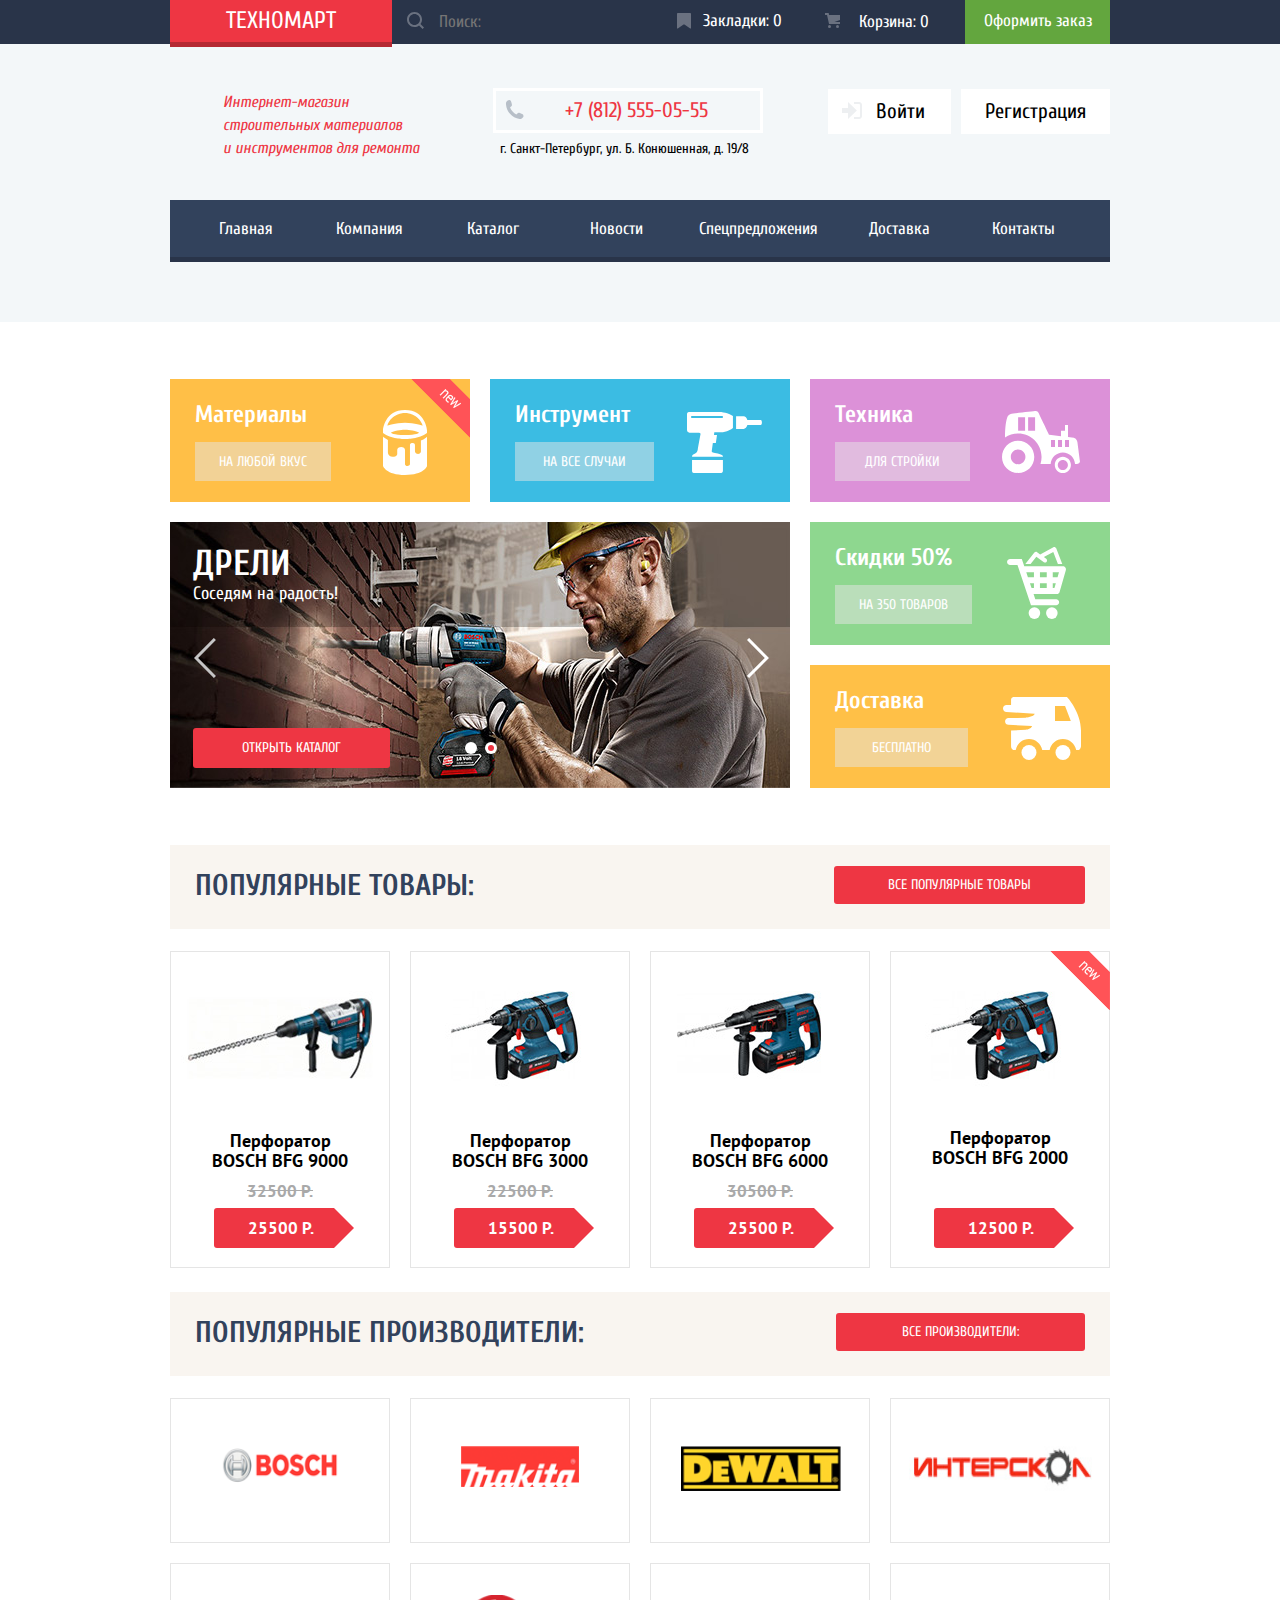
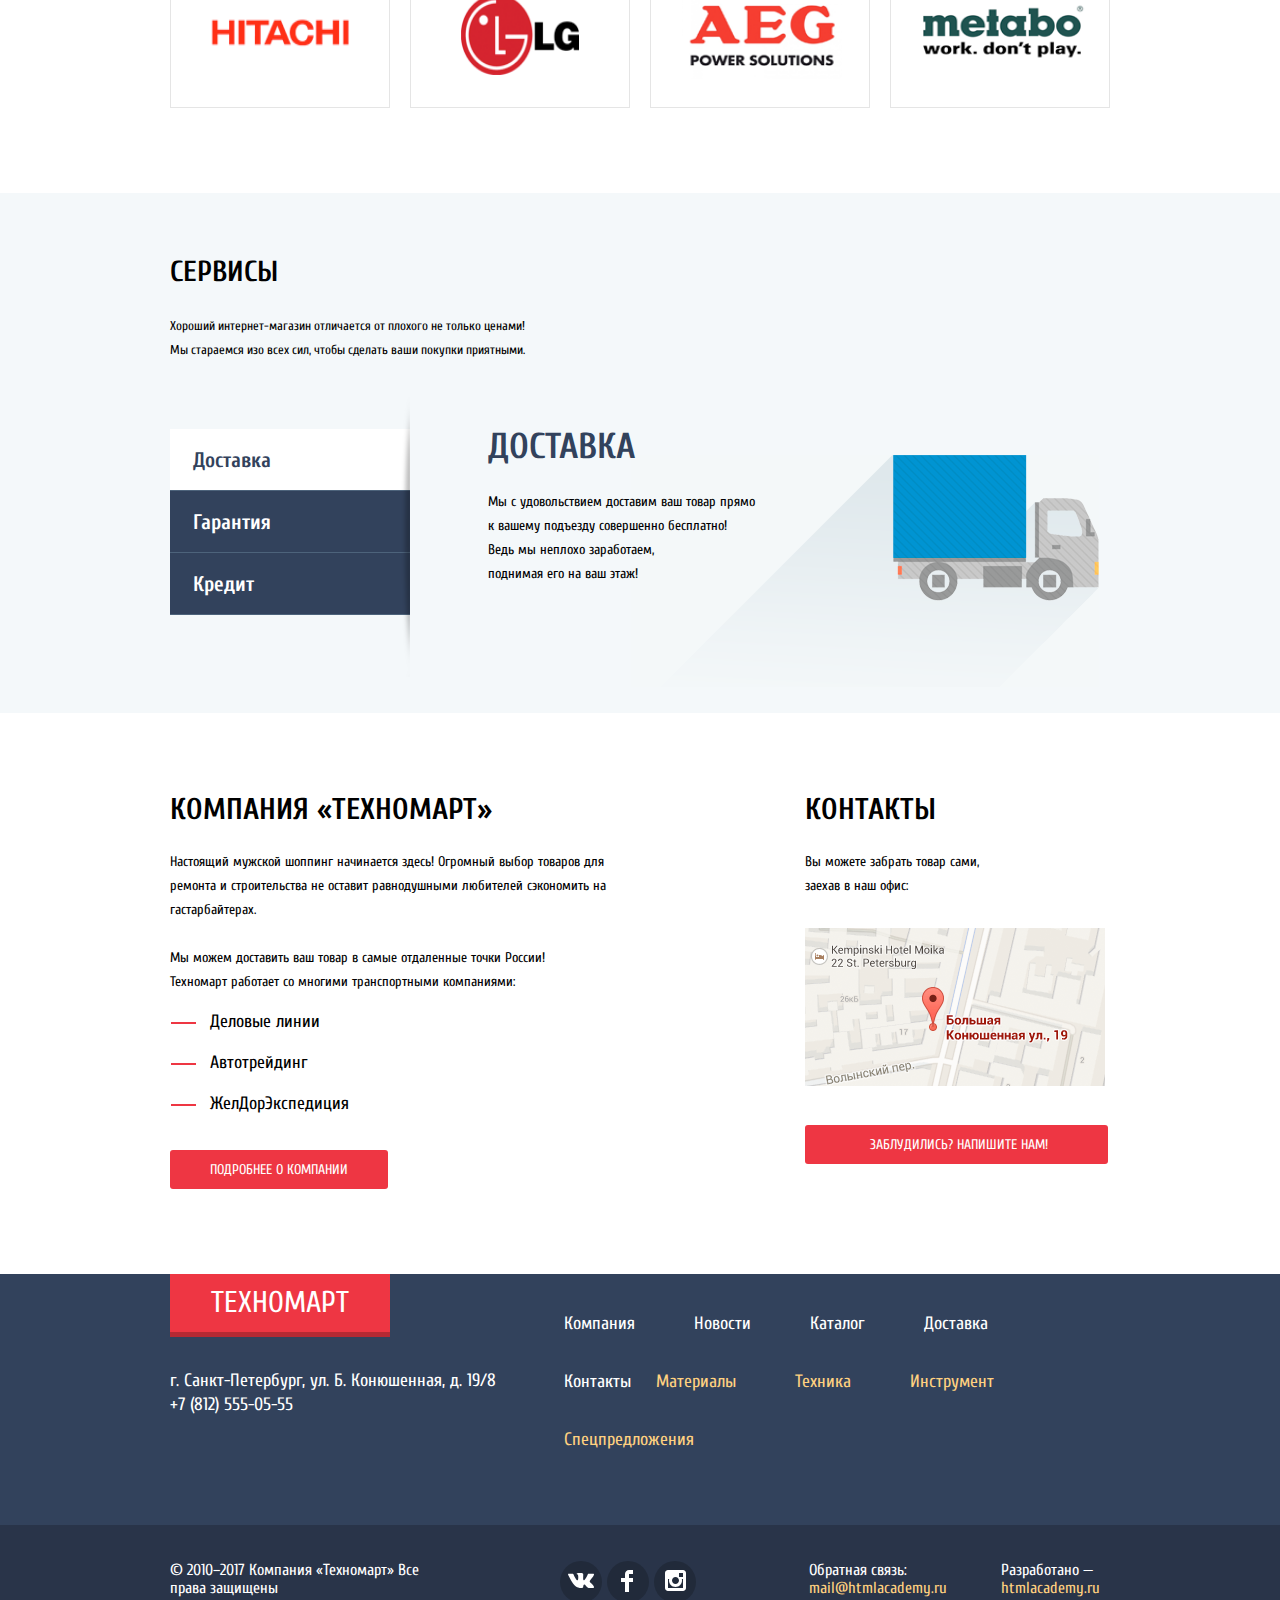
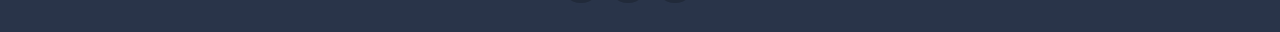
<file: index.html>
<!DOCTYPE html>
 <html lang="ru">

 <head>
   <meta charset="UTF-8">
   <title>Техномарт</title>
   <link href="https://fonts.googleapis.com/css?family=Cuprum:400,400i,700&display=swap&subset=cyrillic" rel="stylesheet">
   <link href="https://fonts.googleapis.com/css?family=PT+Sans:400,700&display=swap&subset=cyrillic" rel="stylesheet">
   <link rel="stylesheet" href="css/normalize.css">
   <link rel="stylesheet" href="css/style.min.css">
 </head>

 <body>
   <header class="main-header">
     <div class="header-top">
       <div class="header-container">
         <div class="menu-left">
           <a class="technomart-logo header-logo">Техномарт</a>
           <form class="header-form" action="https://echo.htmlacademy.ru" method="post" name="main-header-search">
             <input class="header-search" type="search" placeholder="Поиск:" name="header-search" id="header-search">
             <label for="header-search"></label>
           </form>
         </div>
         <div class="menu-right">
           <a class="header-bookmarks" href="#">Закладки: 0</a>
           <a class="header-cart" href="#">Корзина: 0</a>
           <a href="#" class="header-button">Оформить заказ</a>
         </div>
       </div>
     </div>

     <div class="container">
       <div class="header-middle">
         <p class="description">
           Интернет-магазин строительных материалов <br>и инструментов для ремонта
         </p>
         <div class="header-contacts">
           <p class="phone-number">+7 (812) 555-05-55</p>
           <p class="address">г. Санкт-Петербург, ул. Б. Конюшенная, д. 19/8</p>
         </div>
         <ul class="user-navigation">
           <li><a class="login-link" href="#">Войти</a></li>
           <li><a class="regisration-link" href="#">Регистрация</a></li>
         </ul>
       </div>
     </div>
     <div class="container">
       <nav class="header-navigation">
         <ul class="navigation-list">
           <li><a href="#">Главная</a></li>
           <li><a href="#">Компания</a></li>
           <li><a href="catalog.html">Каталог</a></li>
           <li><a href="#">Новости</a></li>
           <li><a href="#">Спецпредложения</a></li>
           <li><a href="#">Доставка</a></li>
           <li><a href="#">Контакты</a></li>
         </ul>
       </nav>
     </div>

   </header>
   <main>
     <section class="features">
       <div class="container">
         <h1 class="visually-hidden">Предложения</h1>
         <ul class="features-list">
           <li class="features-item">
             <h3>Материалы</h3>
             <a href="#">На любой вкус</a>
           </li>
           <li class="features-item">
             <h3>Инструмент</h3>
             <a href="#">НА ВСЕ СЛУЧАИ</a>
           </li>
           <li class="features-item">
             <h3>Техника</h3>
             <a href="#">для стройки</a>
           </li>
           <li class="features-item">

             <ul class="features-slider">
               <li class="slider-item slide-1">

                 <h3>Дрели</h3>
                 <p>Соседям на радость!</p>

               </li>
               <li class="slider-item">
                 <h3>Перфораторы</h3>
                 <p>Настоящие мужские игрушки</p>

               </li>
             </ul>
             <ul class="slider-controls">
               <li class="controls-item">
                 <button class="left-button" type="button"><span class="visually-hidden">Назад</span></button>
               </li>
               <li class="controls-item">
                 <button class="right-button" type="button"><span class="visually-hidden">Вперед</span></button>
               </li>
             </ul>
             <div class="slider-bottom">
               <a class="button" href="catalog.html">ОТКРЫТЬ КАТАЛОГ</a>
               <ul class="slider-buttons">
                 <li>
                   <button class="slider-button" type="button"><span class="visually-hidden">Предыдущий слайд</span></button>
                 </li>
                 <li class="active">
                   <button class="slider-button" type="button"><span class="visually-hidden">Следующий слайд</span></button>
                 </li>
               </ul>
             </div>
           </li>
           <li class="features-item">
             <h3>Скидки 50%</h3>
             <a href="#">На 350 ТОВАРОВ</a>
           </li>
           <li class="features-item">
             <h3>Доставка</h3>
             <a href="#">бесплатно</a>
           </li>
         </ul>
       </div>
     </section>
     <section class="popular-products">
       <div class="container">
         <div class="products-title">
           <h2>Популярные товары:</h2>
           <a class="button" href="#">все поПулярные товары</a>
         </div>
         <ul class="products-list">
           <li class="products-item">
             <div class="action">
               <a class="buy-link" href="#">Купить</a>
               <a class="products-bookmarks" href="#">В закладки</a>
             </div>
             <img src="img/bosch-bfg-9000-img.jpg" alt="Перфоратор BOSCH BFG 9000" width="215" height="140">
             <h3>Перфоратор BOSCH BFG 9000</h3>
             <del>32500 Р.</del>
             <span>25500 Р.</span>
           </li>
           <li class="products-item">
             <div class="action">
               <a class="buy-link" href="#">Купить</a>
               <a class="products-bookmarks" href="#">В закладки</a>
             </div>
             <img src="img/bosch-bfg-3000-img.jpg" alt="Перфоратор BOSCH BFG 3000" width="215" height="140">
             <h3>Перфоратор BOSCH BFG 3000</h3>
             <del>22500 Р.</del>
             <span>15500 Р.</span>
           </li>
           <li class="products-item">
             <div class="action">
               <a class="buy-link" href="#">Купить</a>
               <a class="products-bookmarks" href="#">В закладки</a>
             </div>
             <img src="img/bosch-bfg-6000-img.jpg" alt="Перфоратор BOSCH BFG 6000" width="215" height="140">
             <h3>Перфоратор BOSCH BFG 6000</h3>
             <del>30500 Р.</del>
             <span>25500 Р.</span>
           </li>
           <li class="products-item">
             <div class="action">
               <a class="buy-link" href="#">Купить</a>
               <a class="products-bookmarks" href="#">В закладки</a>
             </div>
             <img src="img/bosch-bfg-3000-img.jpg" alt="Перфоратор BOSCH BFG 2000" width="215" height="140">
             <h3>Перфоратор BOSCH BFG 2000</h3>
             <span>12500 Р.</span>
           </li>
         </ul>
       </div>
     </section>
     <section class="popular-brands">
       <div class="container">
         <div class="brands-title">
           <h2>Популярные ПРОИзводители:</h2>
           <a class="button" href="#">Все производители:</a>
         </div>
         <ul class="brands-list">
           <li class="brands-item">
             <img src="img/bosch-logo.png" alt="BOSCH" width="125" height="40">
           </li>
           <li class="brands-item">
             <img src="img/makita-logo.png" alt="Makita" width="125" height="41">
           </li>
           <li class="brands-item">
             <img src="img/dewalt-logo.png" alt="DeWALT" width="160" height="45">
           </li>
           <li class="brands-item">
             <img src="img/interskol-logo.png" alt="Интерскол" width="183" height="45">
           </li>
           <li class="brands-item">
             <img src="img/hitachi-logo.png" alt="Hitachi" width="163" height="40">
           </li>
           <li class="brands-item">
             <img src="img/lg-logo.png" alt="LG" width="125" height="80">
           </li>
           <li class="brands-item">
             <img src="img/aeg-logo.png" alt="AEG" width="160" height="90">
           </li>
           <li class="brands-item">
             <img src="img/metabo-logo.png" alt="Metabo" width="214" height="65">
           </li>
         </ul>
       </div>
     </section>
     <section class="service">
       <div class="container">
         <h2 class="visually-hidden">Сервисы</h2>

         <div class="service-top">
           <h3>Сервисы</h3>
           <p>Хороший интернет-магазин отличается от плохого не только ценами!
             Мы стараемся изо всех сил, чтобы сделать ваши покупки приятными.</p>
         </div>
         <div class="service-slider">
           <ul class="service-controls">
             <li class="service-item">
               <a class="service-link service-active" href="#">Доставка</a>
             </li>
             <li class="service-item">
               <a class="service-link" href="#">Гарантия</a>
             </li>
             <li class="service-item">
               <a class="service-link" href="#">Кредит</a>
             </li>
           </ul>
           <ul class="service-values">
             <li class="values-item values-active">
               <h2>Доставка</h2>
               <p>Мы с удовольствием доставим ваш товар прямо
                 к вашему подъезду совершенно бесплатно!<br>
                 Ведь мы неплохо заработаем,<br> поднимая его на ваш этаж!</p>
             </li>
             <li class="values-item">
               <h2>Гарантия</h2>
               <p>Если купленный у нас товар поломается или заискрит,<br>
                 а также в случае пожара, спровоцированного его возгаранием,<br> вы всегда можете быть уверены в нашей гарантии. Мы обменяем<br>сгоревший товар на новый.<br>
                 Дом уж восстановите как-нибудь сами.</p>
             </li>
             <li class="values-item">
               <h2>Кредит</h2>
               <p>Залезть в долговую яму стало проще!<br>
                 Кредитные консультанты придут вам на помощь.</p>
               <a class="button" href="#">Отправить заявку</a>
             </li>
           </ul>
         </div>
       </div>
     </section>
     <div class="container">
       <section class="contacts">
         <div class=contacts-left>
           <h2>КОМПАНИЯ «Техномарт»</h2>
           <p>Настоящий мужской шоппинг начинается здесь! Огромный выбор товаров для ремонта и строительства не оставит равнодушными любителей сэкономить на гастарбайтерах.</p>
           <p>Мы можем доставить ваш товар в самые отдаленные точки России!
             Техномарт работает со многими транспортными компаниями: </p>
           <ul class="contacts-list">
             <li class="contacts-item">Деловые линии</li>
             <li class="contacts-item">Автотрейдинг</li>
             <li class="contacts-item">ЖелДорЭкспедиция</li>
           </ul>
           <a class="button" href="#">Подробнее о компании</a>
         </div>
         <div class="contacts-right">
           <h2>КОНТАКТЫ</h2>
           <p>Вы можете забрать товар сами,
             заехав в наш офис:</p>
           <a class="map-preview" href="#">
             <img src="img/map-preview-img.png" alt="Карта" width="300" height="158">
           </a>
           <a href="#" class="button write-link">Заблудились? НапиШИТЕ НАМ!</a>
         </div>
       </section>
     </div>
   </main>
   <footer class="main-footer">
     <div class="container">
       <div class="footer-top">
         <div class="footer-left">
           <a class="technomart-logo footer-logo">Техномарт</a>
           <p>г. Санкт-Петербург, ул. Б. Конюшенная, д. 19/8
             +7 (812) 555-05-55</p>
         </div>
         <ul class="footer-navigation">
           <li class="footer-item">
             <a href="#">Компания</a>
           </li>
           <li class="footer-item">
             <a href="#">Новости</a>
           </li>
           <li class="footer-item">
             <a href="catalog.html">Каталог</a>
           </li>
           <li class="footer-item">
             <a href="#">Доставка</a>
           </li>
           <li class="footer-item">
             <a href="#">Контакты</a>
           </li>
           <li class="footer-item">
             <a href="#">Материалы</a>
           </li>
           <li class="footer-item">
             <a href="#">Техника</a>
           </li>
           <li class="footer-item">
             <a href="#">Инструмент</a>
           </li>
           <li class="footer-item">
             <a href="#">Спецпредложения</a>
           </li>
         </ul>
       </div>
     </div>
     <div class="footer-container">
       <div class="container">
         <div class="footer-bottom">
           <p class="footer-copyright">
             © 2010–2017 Компания «Техномарт»
             Все права защищены
           </p>

           <ul class="social-buttons">
             <li class="social-item">
               <a class="social-button" href="#">
                 <span class="visually-hidden">Vkontakte</span>

               </a></li>
             <li class="social-item">
               <a class="social-button" href="#">
                 <span class="visually-hidden">Facebook</span>

               </a>
             </li>
             <li class="social-item">
               <a class="social-button" href="#"><span class="visually-hidden">Instagram</span></a>

             </li>
           </ul>

           <div class="footer-contacts">
             <div>
               <p>Обратная связь:</p>
               <a href="">mail@htmlacademy.ru</a>
             </div>
             <div>
               <p>Разработано —</p>
               <a href="">htmlacademy.ru</a>
             </div>
           </div>

         </div>
       </div>
     </div>
   </footer>

   <section class="write-us-modal">
     <h2 class="visually-hidden">Напишите нам</h2>
     <form class="write-us-form" action="https://echo.htmlacademy.ru" method="post">
       <div class="write-us-content">
         <div class="write-us-container">
           <p class="write-us-item">
             <label for="write-us-name">Ваше имя:</label>
             <input type="text" name="write-us-name" id="write-us-name" placeholder="Представьтесь, пожалуйста">
           </p>
           <p class="write-us-item">
             <label for="write-us-email">Ваш e-mail:</label>
             <input type="text" name="write-us-email" id="write-us-email" placeholder="Для отправки ответа">
           </p>
         </div>
         <p class="write-us-item">
           <label for="write-us-text">Текст письма:</label>
           <textarea name="write-us-text" id="write-us-text" cols="30" rows="10" placeholder="В свободной форме"></textarea>
         </p>
       </div>
       <div class="button-container">
         <button class="button" type="submit">Отправить</button>
       </div>
     </form>
     <button class="modal-close" type="button">
       <span class="visually-hidden">Закрыть</span>
     </button>
   </section>
   <section class="map-modal">
     <iframe
       src="https://www.google.com/maps/embed?pb=!1m18!1m12!1m3!1d1998.5989424124202!2d30.32089461617356!3d59.93879686904788!2m3!1f0!2f0!3f0!3m2!1i1024!2i768!4f13.1!3m3!1m2!1s0x4696310fca5ba729%3A0xea9c53d4493c879f!2z0JHQvtC70YzRiNCw0Y8g0JrQvtC90Y7RiNC10L3QvdCw0Y8g0YPQuy4sIDE5LCDQodCw0L3QutGCLdCf0LXRgtC10YDQsdGD0YDQsywgMTkxMTg2!5e0!3m2!1sru!2sru!4v1584690149430!5m2!1sru!2sru"
       width="940" height="446" frameborder="0" style="border:0;" allowfullscreen="" aria-hidden="false" tabindex="0"></iframe>
     <!--<img src="img/map-img.jpg" alt="ул.Большая Конюшенная, 19" width="940" height="448">-->
     <button class="map-close" type="button">
       <span class="visually-hidden">Закрыть</span>
     </button>
   </section>
   <section class="cart-modal">
     <h2>Товар добавлен в корзину!</h2>
     <button class="cart-close" type="button">
       <span class="visually-hidden">Закрыть</span>
     </button>
     <div class="cart-bottom">
       <a href="#" class="button">Оформить заказ</a>
       <a href="#" class="button cancel-button">Продолжить покупки</a>
     </div>
   </section>
   <script src="js/write-us-modal.min.js"></script>
   <script src="js/map-modal.min.js"></script>
   <script src="js/cart-modal.min.js"></script>
   <script src="js/slider.min.js"></script>
   <script src="js/service-slider.min.js"></script>
 </body>

 </html>
</file>
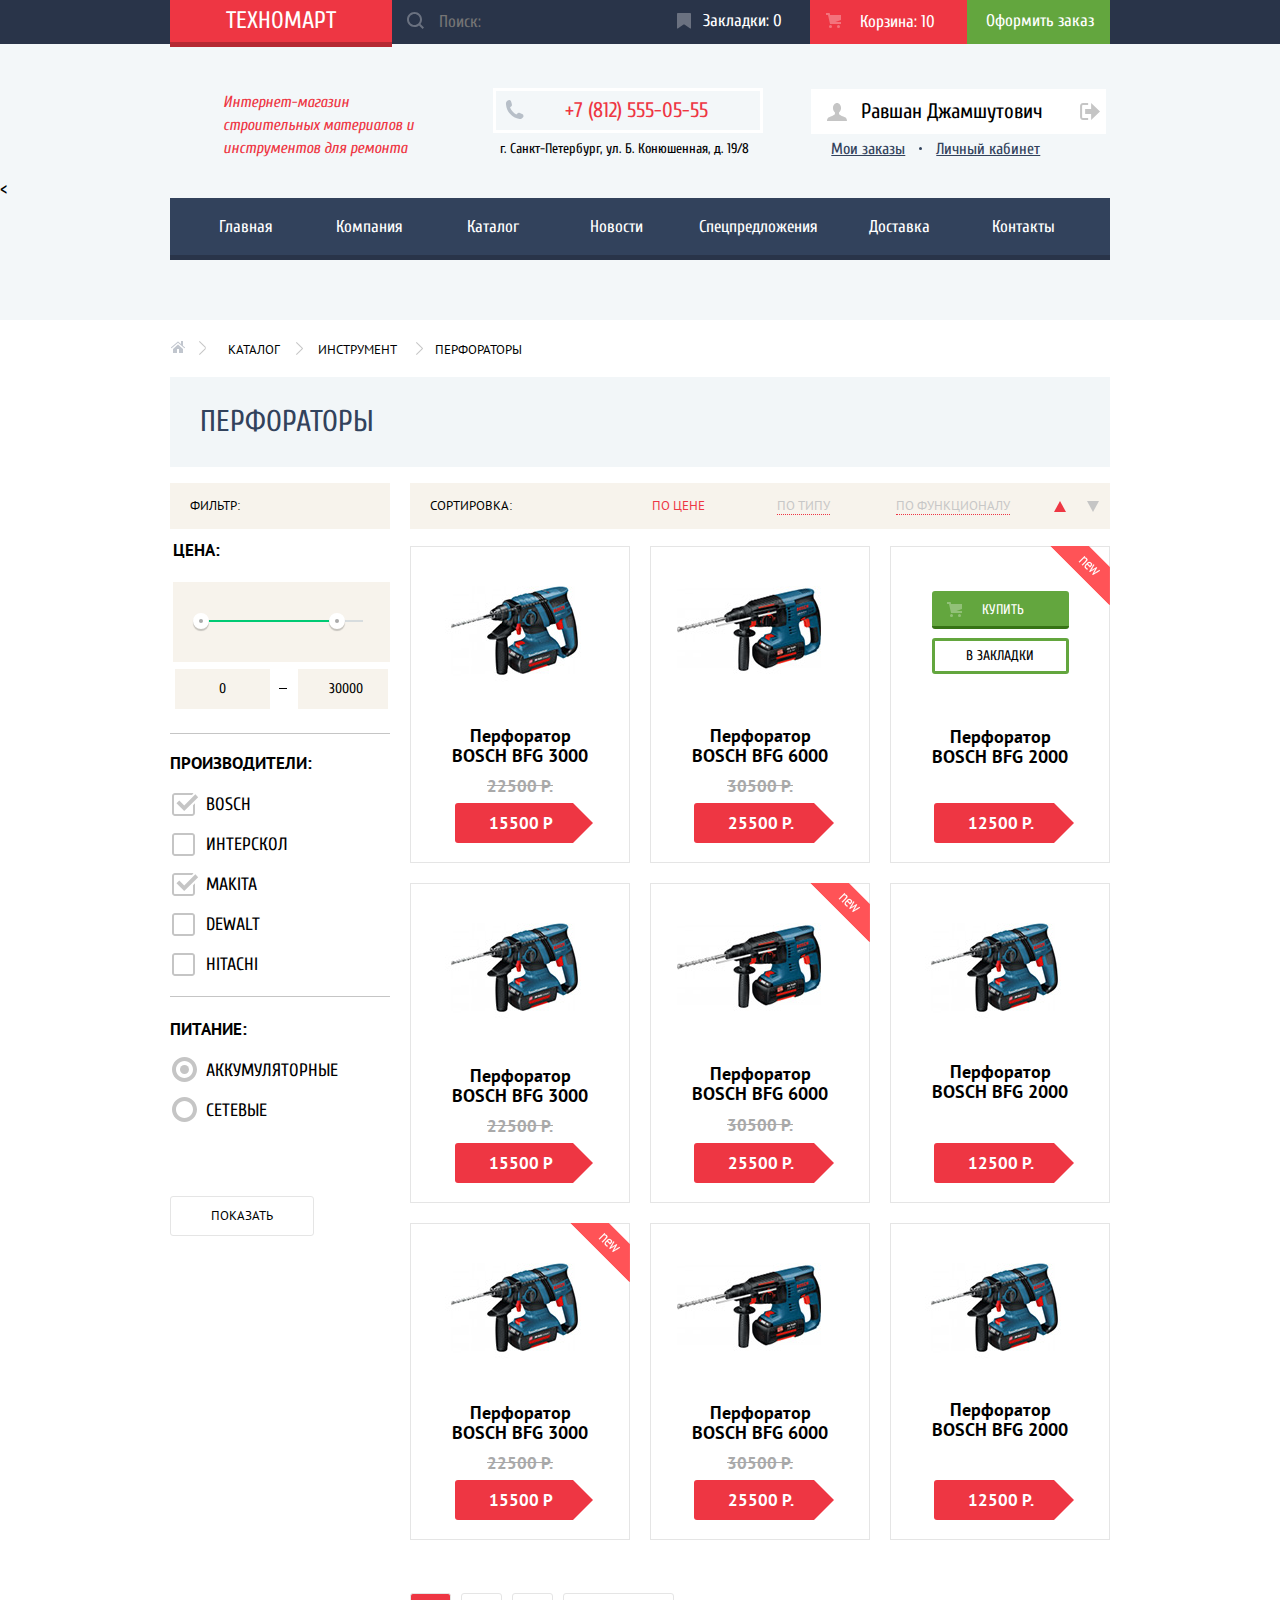
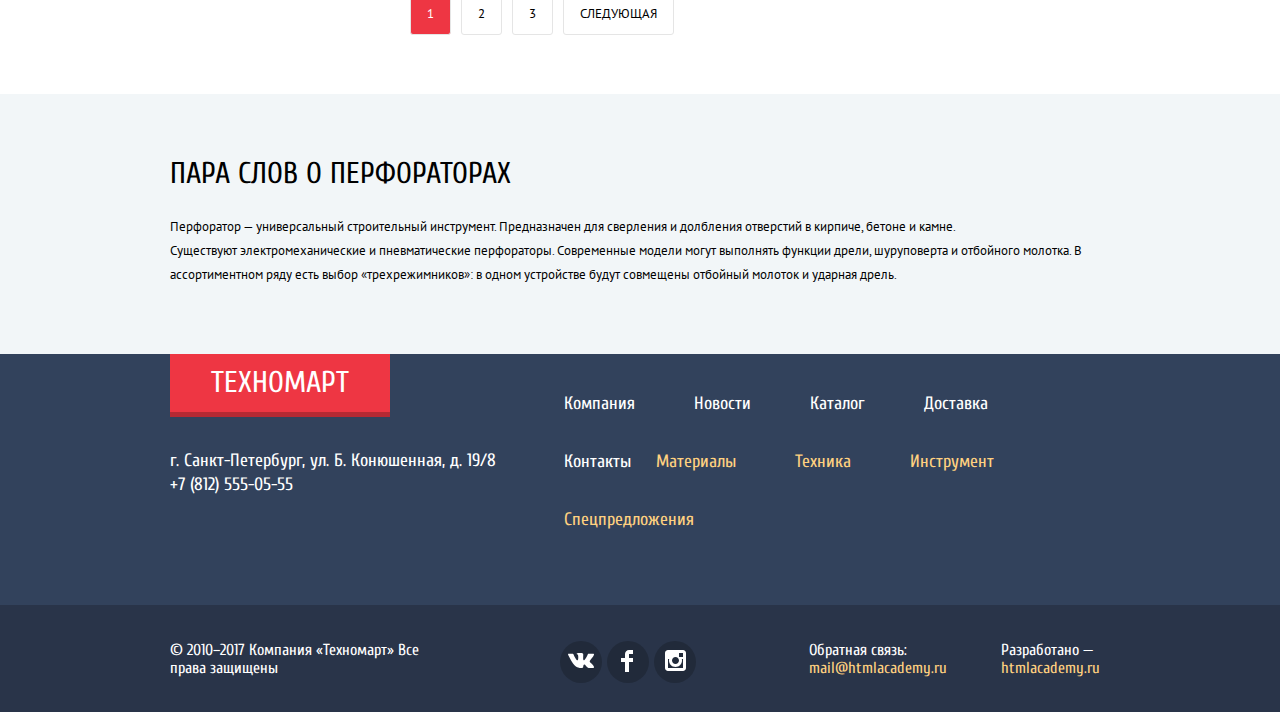
<file: catalog.html>
<!DOCTYPE html>
<html lang="ru">

<head>
  <meta charset="UTF-8">
  <title>Техномарт: Каталог товаров</title>
  <link href="https://fonts.googleapis.com/css?family=Cuprum:400,400i,700&display=swap&subset=cyrillic" rel="stylesheet">
  <link href="https://fonts.googleapis.com/css?family=PT+Sans:400,700&display=swap&subset=cyrillic" rel="stylesheet">
  <link rel="stylesheet" href="css/normalize.css">
  <link rel="stylesheet" href="css/style.min.css">
</head>

<body>
  <header class="main-header catalog-header">
    <div class="header-top">
      <div class="header-container">
        <a class="technomart-logo header-logo" href="index.html">Техномарт</a>
        <form class="header-form" action="https://echo.htmlacademy.ru" method="post" name="main-header-search">
          <input class="header-search" type="search" placeholder="Поиск:" name="header-search" id="header-search">
          <label for="header-search"></label>
        </form>
        <a class="header-bookmarks" href="#">Закладки: 0</a>
        <a class="header-cart catalog-cart" href="#">Корзина: 10</a>
        <a href="#" class="header-button">Оформить заказ</a>
      </div>
    </div>
    <div class="container">
      <div class="header-middle">
        <p class="description">
          Интернет-магазин строительных материалов и инструментов для ремонта
        </p>
        <div class="header-contacts catalog-contacts">
          <p class="phone-number">+7 (812) 555-05-55</p>
          <p class="address">г. Санкт-Петербург, ул. Б. Конюшенная, д. 19/8</p>
        </div>
        <div class="cabinet-container">
          <ul class="user-navigation catalog-navigation">
            <li>
              <a class="user-link" href="#">Равшан Джамшутович</a>
            </li>
          </ul>
          <ul class="user-cabinet">
            <li class="cabinet-item">
              <a href="">Мои заказы</a>
            </li>
            <li class="cabinet-item">
              <a href="">Личный кабинет</a>
            </li>
          </ul>
        </div>
      </div>
    </div>
    <<div class="container">
      <nav class="header-navigation">
        <ul class="navigation-list">
          <li><a href="index.html">Главная</a></li>
          <li><a href="#">Компания</a></li>
          <li><a href="#">Каталог</a></li>
          <li><a href="#">Новости</a></li>
          <li><a href="#">Спецпредложения</a></li>
          <li><a href="#">Доставка</a></li>
          <li><a href="#">Контакты</a></li>
        </ul>
      </nav>
      </div>
  </header>
  <main>
    <div class="container">
      <ul class="breadcrumbs">
        <li>
          <span class="visually-hidden">Главная</span>
        </li>
        <li>Каталог</li>
        <li>Инструмент</li>
        <li>Перфораторы</li>
      </ul>
      <div class="catalog-title">
        <h1>ПЕРФОРАТОРЫ</h1>
      </div>
    </div>
    <div class="catalog-container">
      <section class="catalog-filters">
        <h2>Фильтр:</h2>
        <form class="filters-form" action="https://echo.htmlacademy.ru" method="post">

          <div class="filter-range">
            <h3>Цена:</h3>

            <div class="range-controls">
              <div class="scale">
                <div class="bar"></div>
              </div>
              <div class="range-toggle range-toggle-min"></div>
              <div class="range-toggle range-toggle-max"></div>
            </div>

            <div class="price-controls">
              <label class="min-price"><input type="text" name="min-price" value="0"></label>
              <label class="max-price"><input type="text" name="max-price" value="30000"></label>
            </div>
          </div>

          <fieldset>
            <legend>ПРОИЗВОДИТЕЛИ:</legend>
            <ul>
              <li>

                <label for="bosch-checkbox">
                  <input type="checkbox" id="bosch-checkbox" name="bosch-checkbox" checked>
                  <span class="checkbox-indicator"></span>
                  BOSCH
                </label>
              </li>
              <li>
                <label for="interskol-checkbox">
                  <input type="checkbox" id="interskol-checkbox" name="interskol-checkbox">
                  <span class="checkbox-indicator"></span>
                  ИНТЕРСКОЛ
                </label>
              </li>
              <li>
                <label for="makita-checkbox">
                  <input type="checkbox" id="makita-checkbox" name="makita-checkbox" checked>
                  <span class="checkbox-indicator"></span>
                  MAKIta
                </label>
              </li>
              <li>
                <label for="dewalt-checkbox">
                  <input type="checkbox" id="dewalt-checkbox" name="dewalt-checkbox">
                  <span class="checkbox-indicator"></span>
                  Dewalt
                </label>
              </li>
              <li>
                <label for="hitachi-checkbox">
                  <input type="checkbox" id="hitachi-checkbox" name="hitachi-checkbox">
                  <span class="checkbox-indicator"></span>
                  Hitachi
                </label>
              </li>
            </ul>
          </fieldset>
          <fieldset>
            <legend>Питание:</legend>
            <ul>
              <li>
                <label for="battery-radio">
                  <input type="radio" id="battery-radio" name="power-group" checked>
                  <span class="radio-indicator"></span>
                  Аккумуляторные
                </label>
              </li>
              <li>
                <label for="power-radio">
                  <input type="radio" id="power-radio" name="power-group">
                  <span class="radio-indicator"></span>
                  Сетевые
                </label>
              </li>
            </ul>
          </fieldset>
          <button class="filters-button" type="submit" name="filters-button">Показать</button>
        </form>

      </section>
      <section class="catalog">
        <h2 class="visually-hidden">Каталог товаров</h2>
        <div class="sorting-menu">
          <span>СОРТИРОВКА:</span>
          <ul class="sorting-list">
            <li>
              <a class="sorting-active" href="#">ПО ЦЕНЕ</a>
            </li>
            <li>
              <a href="#">ПО ТИПУ</a>
            </li>
            <li>
              <a href="#">ПО ФУНКЦИОНАЛУ</a>
            </li>
          </ul>
          <ul class="sorting-buttons">
            <li class="sorting-button">
              <span class="sorting-active"></span>
            </li>
            <li class="sorting-button">
              <span></span>
            </li>
          </ul>
        </div>
        <ul class="catalog-list products-list">
          <li class="catalog-item products-item">
            <div class="action">
              <a class="buy-link" href="#">Купить</a>
              <a class="products-bookmarks" href="#">В закладки</a>
            </div>
            <img src="img/bosch-bfg-3000-img.jpg" alt="Перфоратор BOSCH BFG 3000" width="215" height="140">
            <h3>Перфоратор BOSCH BFG 3000</h3>
            <del>22500 Р.</del>
            <span>15500 Р</span>
          </li>
          <li class="catalog-item products-item">
            <div class="action">
              <a class="buy-link" href="#">Купить</a>
              <a class="products-bookmarks" href="#">В закладки</a>
            </div>
            <img src="img/bosch-bfg-6000-img.jpg" alt="Перфоратор BOSCH BFG 6000" width="215" height="140">
            <h3>Перфоратор BOSCH BFG 6000</h3>
            <del>30500 Р.</del>
            <span>25500 Р.</span>
          </li>
          <li class="catalog-item catalog-active products-item">
            <div class="action">
              <a class="buy-link" href="#">Купить</a>
              <a class="products-bookmarks" href="#">В закладки</a>
            </div>
            <img src="img/bosch-bfg-3000-img.jpg" alt="Перфоратор BOSCH BFG 2000" width="215" height="140">
            <h3>Перфоратор BOSCH BFG 2000</h3>
            <span>12500 Р.</span>
          </li>
          <li class="catalog-item products-item">
            <div class="action">
              <a class="buy-link" href="#">Купить</a>
              <a class="products-bookmarks" href="#">В закладки</a>
            </div>
            <img src="img/bosch-bfg-3000-img.jpg" alt="Перфоратор BOSCH BFG 3000" width="215" height="140">
            <h3>Перфоратор BOSCH BFG 3000</h3>
            <del>22500 Р.</del>
            <span>15500 Р</span>
          </li>
          <li class="catalog-item products-item">
            <div class="action">
              <a class="buy-link" href="#">Купить</a>
              <a class="products-bookmarks" href="#">В закладки</a>
            </div>
            <img src="img/bosch-bfg-6000-img.jpg" alt="Перфоратор BOSCH BFG 6000" width="215" height="140">
            <h3>Перфоратор BOSCH BFG 6000</h3>
            <del>30500 Р.</del>
            <span>25500 Р.</span>
          </li>
          <li class="catalog-item products-item">
            <div class="action">
              <a class="buy-link" href="#">Купить</a>
              <a class="products-bookmarks" href="#">В закладки</a>
            </div>
            <img src="img/bosch-bfg-3000-img.jpg" alt="Перфоратор BOSCH BFG 2000" width="215" height="140">
            <h3>Перфоратор BOSCH BFG 2000</h3>
            <span>12500 Р.</span>
          </li>
          <li class="catalog-item products-item">
            <div class="action">
              <a class="buy-link" href="#">Купить</a>
              <a class="products-bookmarks" href="#">В закладки</a>
            </div>
            <img src="img/bosch-bfg-3000-img.jpg" alt="Перфоратор BOSCH BFG 3000" width="215" height="140">
            <h3>Перфоратор BOSCH BFG 3000</h3>
            <del>22500 Р.</del>
            <span>15500 Р</span>
          </li>
          <li class="catalog-item products-item">
            <div class="action">
              <a class="buy-link" href="#">Купить</a>
              <a class="products-bookmarks" href="#">В закладки</a>
            </div>
            <img src="img/bosch-bfg-6000-img.jpg" alt="Перфоратор BOSCH BFG 6000" width="215" height="140">
            <h3>Перфоратор BOSCH BFG 6000</h3>
            <del>30500 Р.</del>
            <span>25500 Р.</span>
          </li>
          <li class="catalog-item products-item">
            <div class="action">
              <a class="buy-link" href="#">Купить</a>
              <a class="products-bookmarks" href="#">В закладки</a>
            </div>
            <img src="img/bosch-bfg-3000-img.jpg" alt="Перфоратор BOSCH BFG 2000" width="215" height="140">
            <h3>Перфоратор BOSCH BFG 2000</h3>
            <span>12500 Р.</span>
          </li>
        </ul>
        <ul class="pagination-list">
          <li class="pagination-item pagination-active">
            <a href="#">1</a>
          </li>
          <li class="pagination-item">
            <a href="#">2</a>
          </li>
          <li class="pagination-item">
            <a href="#">3</a>
          </li>
          <li class="pagination-item">
            <a href="#">Следующая</a>
          </li>
        </ul>
      </section>
    </div>

    <section class="perforators-description">
      <div class="container">
        <h2>ПАРА СЛОВ О ПЕРФОРАТОРАХ</h2>
        <p>Перфоратор — универсальный строительный инструмент. Предназначен для сверления и долбления отверстий в кирпиче, бетоне и камне.<br>
          Существуют электромеханические и пневматические перфораторы. Современные модели могут выполнять функции дрели, шуруповерта и отбойного молотка. В ассортиментном ряду есть выбор «трехрежимников»: в одном устройстве будут совмещены отбойный
          молоток и ударная дрель.</p>
      </div>
    </section>

  </main>
  <footer class="main-footer">
    <div class="container">
      <div class="footer-top">
        <div class="footer-left">
          <a class="technomart-logo footer-logo">Техномарт</a>
          <p>г. Санкт-Петербург, ул. Б. Конюшенная, д. 19/8
            +7 (812) 555-05-55</p>
        </div>
        <ul class="footer-navigation">
          <li class="footer-item">
            <a href="#">Компания</a>
          </li>
          <li class="footer-item">
            <a href="#">Новости</a>
          </li>
          <li class="footer-item">
            <a href="#">Каталог</a>
          </li>
          <li class="footer-item">
            <a href="#">Доставка</a>
          </li>
          <li class="footer-item">
            <a href="#">Контакты</a>
          </li>
          <li class="footer-item">
            <a href="#">Материалы</a>
          </li>
          <li class="footer-item">
            <a href="#">Техника</a>
          </li>
          <li class="footer-item">
            <a href="#">Инструмент</a>
          </li>
          <li class="footer-item">
            <a href="#">Спецпредложения</a>
          </li>
        </ul>
      </div>
    </div>
    <div class="footer-container">
      <div class="container">
        <div class="footer-bottom">
          <p class="footer-copyright">
            © 2010–2017 Компания «Техномарт»
            Все права защищены
          </p>

          <ul class="social-buttons">
            <li class="social-item">
              <a class="social-button" href="#">
                <span class="visually-hidden">Vkontakte</span>

              </a></li>
            <li class="social-item">
              <a class="social-button" href="#">
                <span class="visually-hidden">Facebook</span>

              </a>
            </li>
            <li class="social-item">
              <a class="social-button" href="#"><span class="visually-hidden">Instagram</span></a>

            </li>
          </ul>

          <div class="footer-contacts">
            <div>
              <p>Обратная связь:</p>
              <a href="">mail@htmlacademy.ru</a>
            </div>
            <div>
              <p>Разработано —</p>
              <a href="">htmlacademy.ru</a>
            </div>
          </div>

        </div>
      </div>
    </div>
  </footer>

  <section class="cart-modal">
    <h2>Товар добавлен в корзину!</h2>
    <button class="cart-close" type="button">
      <span class="visually-hidden">Закрыть</span>
    </button>
    <div class="cart-bottom">
      <a href="#" class="button">Оформить заказ</a>
      <a href="#" class="button cancel-button">Продолжить покупки</a>
    </div>
  </section>
  <script src="js/cart-modal.js"> </script>
</body>

</html>
</file>
<file: css/style.min.css>
body{margin:0;padding:0;font-family:"Cuprum","Arial",sans-serif;font-size:18px;line-height:18px;font-weight:400}*{-webkit-box-sizing:border-box;box-sizing:border-box}a{text-decoration:none}img{max-width:100%}.visually-hidden:not(:focus):not(:active),input[type="checkbox"].visually-hidden,input[type="radio"].visually-hidden{position:absolute;width:1px;height:1px;margin:-1px;border:0;padding:0;white-space:nowrap;-webkit-clip-path:inset(100%);clip-path:inset(100%);clip:rect(0 0 0 0);overflow:hidden}.main-header{background-color:#f3f7f9;padding-bottom:60px;margin-bottom:57px}.header-top{font-size:17px;background-color:#293449;color:#fff;margin-bottom:33px}.header-container{display:-webkit-box;display:-ms-flexbox;display:flex;margin:0 auto;width:940px;-webkit-box-pack:justify;-ms-flex-pack:justify;justify-content:space-between}.container{margin:0 auto;width:940px}.header-top a{color:#fff}.menu-left{display:-webkit-box;display:-ms-flexbox;display:flex;position:relative}.technomart-logo{text-transform:uppercase;font-size:24px;line-height:24px;background-color:#ee3643;border-bottom:5px solid #b52933;color:#fff;position:absolute;padding:9px 56px;z-index:1}.technomart-logo:hover,.technomart-logo:focus{background-color:#ca2c37;outline:none}.technomart-logo:active{background-color:#ba2732}form[name="main-header-search"]{padding-left:200px;position:relative}form[name="main-header-search"] input{border:none;background-color:#293449;width:285px;padding:12px;padding-left:69px;cursor:pointer}.header-form input:hover{background-color:#212a3a}.header-form label:hover::before{opacity:1}.header-form input:active{background-color:#293449}.header-form input:focus{background-color:#fff}input[type="search"]:focus+label::before{background-image:url(../img/icon-search-active.svg);opacity:1}.header-form input::-webkit-input-placeholder,.header-form input::-moz-placeholder{color:#fff}.header-form label{position:relative}.header-form label::before{content:" ";width:20px;height:20px;background-image:url(../img/icon-search.svg);background-position:0 0;background-repeat:no-repeat;position:absolute;left:-248px;top:0;opacity:.3}.menu-right{display:-webkit-box;display:-ms-flexbox;display:flex;-webkit-box-pack:justify;-ms-flex-pack:justify;justify-content:space-between;width:100%}.header-bookmarks{display:block;width:100%;padding:12px;padding-left:48px;padding-right:0;background-image:url(../img/icon-bookmark.svg);background-repeat:no-repeat;background-position:22px 13px}.header-bookmarks:hover{background-image:url(../img/icon-bookmark-hover.svg)}.header-bookmarks:active{background-image:url(../img/icon-bookmark-active.svg)}.header-bookmark-focus{background-image:url(../img/icon-bookmark-focus.svg)}.header-bookmarks:hover,.header-cart:hover,.header-bookmarks:focus,.header-cart:focus{background-color:#212a3a;outline:none}.header-bookmarks:active,.header-cart:active{background-color:#161d29}.header-cart{display:block;width:100%;padding:13px;padding-left:50px;padding-right:0;background-image:url(../img/cart-icon.svg);background-repeat:no-repeat;background-position:16px 13px}.header-cart:hover{background-image:url(../img/cart-icon-hover.svg)}.header-cart:active{background-image:url(../img/cart-icon-active.svg)}.header-cart:focus{background-image:url(../img/cart-icon-focus.svg)}.header-button{background-color:#63a63e;display:block;padding:12px 23px 12px 19px;width:100%;padding-right:16px}.header-button:hover,.header-button:focus{background-color:#5fbb2d;outline:none}.header-button:active{background-color:#518534}.header-middle{display:-webkit-box;display:-ms-flexbox;display:flex;padding-left:39px;margin-bottom:26px}.description{font-style:italic;font-size:16px;line-height:23px;color:#ee3643;-ms-flex-preferred-size:30%;flex-basis:30%;margin:0;padding:14px;padding-right:35px;margin-right:14px}.header-contacts{padding-top:11px;margin-right:65px}.phone-number{font-size:21px;line-height:21px;color:#ee3643;padding:4px;width:270px;margin:0;border:3px solid #fff;padding:9px;padding-left:69px;margin-bottom:4px;background-image:url(../img/icon-phone.svg);background-position:9px 9px;background-repeat:no-repeat}.address{font-size:14px;line-height:24px;margin:0;padding-left:7px}.user-navigation,.navigation-list{list-style:none}.user-navigation{font-size:21px;line-height:21px;display:-webkit-box;display:-ms-flexbox;display:flex;margin:0;padding:0;padding-top:12px}.user-navigation li{margin-right:10px}.user-navigation li:last-child{margin-right:0}.user-navigation a{color:#000;background-color:#fff;display:block}.user-navigation a:hover,.user-navigation a:focus{color:#ee3643;outline:none}.user-navigation a:active{color:#b2b2b2}.login-link{padding:12px;padding-left:48px;padding-right:26px;background-image:url(../img/icon-login.svg);background-position:14px 13px;background-repeat:no-repeat}.login-link:hover{background-image:url(../img/icon-login-hover.svg)}.login-link:active{background-image:url(../img/icon-login.svg)}.regisration-link{padding:12px 24px}.header-navigation{font-size:17px;line-height:17px;background-color:#32425c;border-bottom:5px solid #293449}.header-navigation a{color:#fff}.header-navigation a:hover,.header-navigation a:focus{background-color:#293449;outline:none}.header-navigation a:active{background-color:#1d2739;color:#8e939c}.navigation-list{display:-webkit-box;display:-ms-flexbox;display:flex;margin:0;padding:0;padding-left:14px}.navigation-list li{-ms-flex-preferred-size:14%;flex-basis:14%}.navigation-list li:nth-child(7){margin-right:25px}.navigation-list a{display:block;padding:20px;text-align:center}.navigation-list li:nth-child(4) a{padding:20px 30px}.features{margin-bottom:37px}.features-list{list-style:none;display:-webkit-box;display:-ms-flexbox;display:flex;margin:0;padding:0;-ms-flex-wrap:wrap;flex-wrap:wrap;-webkit-box-pack:end;-ms-flex-pack:end;justify-content:flex-end}.features-item{width:300px;padding-top:21px;padding-left:25px;height:123px;margin-right:20px;margin-bottom:20px}.features-item h3{font-weight:700;font-size:24px;line-height:30px;color:#fff;margin:0;margin-bottom:22px}.features-item a{text-transform:uppercase;font-size:14px;line-height:18px;background-color:rgba(229,229,229,.5);color:#fff;padding:11px 24px}.features-item:nth-child(2) a{padding:11px 28px}.features-item:nth-child(3) a{padding:11px 30px}.features-item:nth-child(6) a{padding:11px 37px}.features-item a:hover,.features-item a:focus{background-color:#ccc;outline:none}.features-item a:active{background-color:#b2b2b2}.features-item:nth-child(1){background-color:#ffbf47;background-image:url(../img/materials-icon.svg),url(../img/new-icon.png);background-position:213px 31px,241px 0;background-repeat:no-repeat}.features-item:nth-child(2){background-color:#3bbce3;background-image:url(../img/instrument-icon.svg);background-repeat:no-repeat;background-position:197px 33px}.features-item:nth-child(3){background-color:#dc91d8;margin-right:0;background-image:url(../img/technic-icon.svg);background-repeat:no-repeat;background-position:192px 32px}.features-item:nth-child(4){width:620px;padding-top:0;padding-left:0;position:relative;margin-right:20px}.features-item:nth-child(5){background-color:#8ed78f;margin-right:0;background-image:url(../img/sales-icon.svg);background-repeat:no-repeat;background-position:197px 25px}.features-item:nth-child(6){background-color:#ffc047;margin-right:0;background-image:url(../img/deliviery-icon.svg);background-repeat:no-repeat;background-position:193px 32px}.features-item .features-slider,.features-item .slider-controls,.features-item .slider-buttons{list-style:none;margin:0;padding:0}.features-item .features-slider{margin-bottom:30px;display:-webkit-box;display:-ms-flexbox;display:flex;height:266px}.features-item .slider-controls{display:-webkit-box;display:-ms-flexbox;display:flex;margin-bottom:49px;position:absolute;top:116px;left:24px;width:593px;-webkit-box-pack:justify;-ms-flex-pack:justify;justify-content:space-between}.left-button{width:40px;height:40px;background:none;border:none;background-image:url(../img/icon-left.svg);background-position:0 0;background-repeat:no-repeat}.right-button{width:40px;height:40px;background:none;border:none;background-image:url(../img/icon-right.svg);background-position:0 0;background-repeat:no-repeat;margin-right:auto}.slider-item{display:none;width:620px;padding-top:24px;padding-left:23px}.slide-1{display:block;background-image:url(../img/slider-img-2.jpg);-webkit-transition:all 1.1s;-o-transition:all 1.1s;transition:all 1.1s}.slide-2{display:block;background-image:url(../img/slider-img-1.jpg);-webkit-transition:all 1.1s;-o-transition:all 1.1s;transition:all 1.1s}.slider-item h3{text-transform:uppercase;font-weight:700;font-size:36px;line-height:36px;color:#fff;margin:0}.slider-item p{line-height:24px;color:#fff;margin:0}.slider-button{border:none;width:12px;height:12px;background:none}.slider-buttons li{position:relative;width:12px;height:12px;background-color:#fff;border-radius:50%;z-index:1}.left-button,.right-button,.slider-button{outline:none}.active::before{content:"";position:absolute;top:50%;left:50%;z-index:2;width:6px;height:6px;margin:-3px;background-color:#ee3643;border-radius:50%}.slider-bottom{display:-webkit-box;display:-ms-flexbox;display:flex;margin-bottom:20px;position:absolute;top:206px;left:23px}.features-item .button{padding:11px 49px;margin-right:75px}.slider-buttons{display:-webkit-box;display:-ms-flexbox;display:flex;-ms-flex-item-align:center;align-self:center}.slider-buttons li:nth-child(1){margin-right:8px}.button,.features-item .button{font-size:14px;text-transform:uppercase;background-color:#ee3643;color:#fff;text-transform:uppercase;border-radius:3px}.button:hover,.features-item .button:hover,.button:focus .features-item .button:focus{background-color:#ca2c37;outline:none}.popular-products{margin-bottom:24px}.slider-container a:active{background-color:#ba2732}.products-title,.brands-title{background-color:#f9f5f0;display:-webkit-box;display:-ms-flexbox;display:flex;-webkit-box-pack:justify;-ms-flex-pack:justify;justify-content:space-between;padding-left:15px;padding:25px;padding-top:21px;margin-bottom:22px}.products-title h2,.brands-title h2{font-size:30px;line-height:30px;text-transform:uppercase;color:#32425c;margin:0;margin-top:5px}.products-title a{padding:10px 54px}.brands-title a{padding:10px 66px}.products-list{list-style:none;font-family:"PT Sans",Arial,sans-serif;font-size:17px;line-height:18px;font-weight:700;display:-webkit-box;display:-ms-flexbox;display:flex;list-style:none;display:flex;margin:0;padding:0}.action{display:none}.products-item:hover,.catalog-item:hover{padding-top:44px;-webkit-box-shadow:0 10px 15px 5px #cfd2d6;box-shadow:0 10px 15px 5px #cfd2d6;-webkit-transition:all 0.1s;-o-transition:all 0.1s;transition:all 0.1s}.products-item:hover .action,.catalog-item:hover .action{display:-webkit-box;display:-ms-flexbox;display:flex;-webkit-box-orient:vertical;-webkit-box-direction:normal;-ms-flex-direction:column;flex-direction:column}.action a{font-family:"Cuprum",Arial,sans-serif;font-weight:400;border-radius:3px;font-size:14px;line-height:18px}.buy-link{text-transform:uppercase;background-color:#63a63e;border-bottom:3px solid #367315;color:#fff;padding:10px 45px 7px 50px;margin-bottom:9px;position:relative}.buy-link::before{content:" ";width:20px;height:20px;background-image:url(../img/cart-icon-hover.svg);background-position:0 0;background-repeat:no-repeat;position:absolute;left:15px;top:11px;opacity:.3}.buy-link:hover{background-color:#5fbb2d}.buy-link:hover::before{opacity:1}.buy-link:active{background-color:#518534}.buy-link:active::before{opacity:1px}.products-bookmarks{text-transform:uppercase;color:#000;border:3px solid #63a63e;padding:6px 31px;margin-bottom:52px}.products-item:nth-child(4) .products-bookmarks{margin-bottom:20px}.products-bookmarks:hover{border-color:#32425c}.products-bookmarks:active{border-color:#c1c6ce}.products-item:hover img,.catalog-item:hover img{display:none}.products-item,.catalog-item{width:220px;display:-webkit-box;display:-ms-flexbox;display:flex;-webkit-box-orient:vertical;-webkit-box-direction:normal;-ms-flex-direction:column;flex-direction:column;-webkit-box-pack:justify;-ms-flex-pack:justify;justify-content:space-between;-webkit-box-align:center;-ms-flex-align:center;align-items:center;padding-top:7px;margin-right:20px}.catalog-item{margin-bottom:20px}.catalog-active img{display:none}.catalog-active .action{display:-ms-flex;display:-webkit-box;display:-ms-flexbox;display:flex;-webkit-box-orient:vertical;-webkit-box-direction:normal;-ms-flex-direction:column;flex-direction:column}.catalog-active{padding-top:44px}.catalog-active .products-bookmarks{margin-bottom:28px}.catalog-item:nth-child(3),.catalog-item:nth-child(6),.catalog-item:nth-child(9){margin-right:0}.products-item:nth-child(4)::before,.catalog-item:nth-child(3)::before,.catalog-item:nth-child(5)::before,.catalog-item:nth-child(7)::before{content:"";width:60px;height:60px;position:absolute;background-image:url(../img/new-icon.png);background-position:0 0;background-repeat:no-repeat;top:-1px;right:-1px}.products-item:nth-child(4){margin-right:0;position:relative}.catalog-item:nth-child(4){margin-right:20px}.catalog-item:nth-child(4)::before{content:none}.catalog-item:nth-child(3),.catalog-item:nth-child(5),.catalog-item:nth-child(7){position:relative}.products-item img,.catalog-item img{margin-bottom:32px}.products-item:nth-child(4) img,.catalog-item:nth-child(3) img,.catalog-item:nth-child(6) img,.catalog-item:nth-child(9) img{margin-bottom:0}.catalog-item:nth-child(4) img{margin-bottom:35px}.catalog-item:nth-child(4) .action{margin-bottom:28px}.products-item,.catalog-item{border:1px solid #e5e5e5}.products-item h3,.catalog-item h3{font-size:18px;line-height:20px;margin:0;padding:0 30px;text-align:center;margin-bottom:11px}.products-item del,.catalog-item del{color:#a9a9a9;font-size:17px;margin-bottom:8px}.products-item span,.catalog-item span{color:#fff;font-size:17px;background:#ee3643;padding:11px 40px;margin-bottom:19px;position:relative;padding-left:34px;margin-left:7px;border-radius:3px 0 0 3px}.products-item span::after,.catalog-item span::after{content:"";position:absolute;top:0;right:-20px;width:0;height:0;border:20px solid white;border-left-color:#ee3643}.popular-brands{margin-bottom:65px}.brands-title{background-color:#f9f5f0}.brands-title h2{font-size:30px;line-height:30px;text-transform:uppercase;color:#32425c}.brands-list{list-style:none;display:-webkit-box;display:-ms-flexbox;display:flex;-ms-flex-wrap:wrap;flex-wrap:wrap;margin:0;padding:0}.brands-item{border:1px solid #e5e5e5;margin-right:20px;margin-bottom:20px;padding:47px 50px;width:220px;height:145px}.brands-item:hover{-webkit-box-shadow:0 10px 15px 5px #cfd2d6;box-shadow:0 10px 15px 5px #cfd2d6;-webkit-transition:all 0.1s;-o-transition:all 0.1s;transition:all 0.1s}.brands-item:active{opacity:.3}.brands-item:nth-child(3){padding-left:30px;padding-right:0}.brands-item:nth-child(4){padding-left:18px;padding-right:1px}.brands-item:nth-child(5){padding-left:29px;padding-right:0;padding-top:49px}.brands-item:nth-child(6){padding-top:31px}.brands-item:nth-child(7){padding-top:25px;padding-left:31px;padding-right:0;padding-bottom:0}.brands-item:nth-child(8){padding-top:35px;padding-left:6px;padding-right:0;padding-bottom:0}.brands-item:nth-child(4),.brands-item:nth-child(8){margin-right:0}.service{background-color:#f4f8fa;padding-top:70px;padding-bottom:29px;margin-bottom:57px;height:520px}.service-top h3{font-size:29px;text-transform:uppercase;margin:0;margin-bottom:33px}.service-top p{font-size:13px;line-height:24px;padding-right:566px;margin:0;margin-bottom:67px}.service-slider{display:-webkit-box;display:-ms-flexbox;display:flex}.service-controls{list-style:none;font-weight:700;font-size:21px;line-height:30px;margin:0;padding:0}.service-item{background-color:#32425c;width:240px}.service-item a{padding:16px 150px 15px 23px;display:block;font-size:21px;line-height:30px}.service-link{color:#fff;border-bottom:1px solid #4d637b}.service-item:hover,.service-item:focus{background-color:#293449}.service-item:active,.service-active{background-color:#fff;color:#32425c;border-color:}.service-values{list-style:none;margin:0;padding:0}.values-item{padding-left:78px;padding-bottom:101px;position:relative;display:none}.values-active{display:block}.values-item::before{content:" ";width:10px;height:280px;background-image:url(../img/service-decoration.png);position:absolute;left:-10px;top:-32px}.values-item:nth-child(1){background-image:url(../img/deliviery-img.png);background-repeat:no-repeat;background-position:221px 26px}.values-item:nth-child(2){background-image:url(../img/guarantee.png);background-repeat:no-repeat;background-position:310px 5px}.values-item:nth-child(3){background-image:url(../img/credit-img.png);background-repeat:no-repeat;background-position:234px 5px}.values-item h2{font-weight:700;font-size:36px;line-height:36px;color:#32425c;margin:0;text-transform:uppercase;margin-bottom:25px}.values-item p{font-size:14px;line-height:24px;margin:0;padding-right:353px}.values-item:nth-child(2) p{padding-right:253px}.values-item:nth-child(3) p{padding-right:349px;margin-bottom:35px}.values-item:nth-child(3) .button{padding:10px 47px}.contacts{display:-webkit-box;display:-ms-flexbox;display:flex;margin-bottom:95px}.contacts-left{margin-right:152px}.contacts-left h2{font-size:30px;line-height:30px;text-transform:uppercase}.contacts-left p{font-size:14px;line-height:24px}.contacts-left p:nth-of-type(1){margin-bottom:24px}.contacts-left p:nth-of-type(2){margin:0;padding-right:52px;margin-bottom:18px}.contacts-list{list-style:none;margin-bottom:46px;margin-top:0}.contacts-item{font-size:18px;line-height:20px;margin-bottom:21px;position:relative}.contacts-item::before{content:"";width:25px;height:2px;background-color:#ee3643;position:absolute;left:-39px;top:10px}.contacts-item:nth-child(3){margin-bottom:0}.contacts-left .button{padding:11px 40px}.contacts-right h2{font-size:30px;line-height:30px;text-transform:uppercase}.contacts-right p{font-size:14px;line-height:24px;padding-right:94px;margin-bottom:30px}.map-preview img{margin-bottom:45px}.contacts-right .button{padding:11px 60px 11px 65px}.main-footer{background-color:#32425c;color:#fff}.footer-top{display:-webkit-box;display:-ms-flexbox;display:flex;margin-bottom:39px}.footer-left{display:-webkit-box;display:-ms-flexbox;display:flex;-webkit-box-orient:vertical;-webkit-box-direction:normal;-ms-flex-direction:column;flex-direction:column}.footer-logo{-ms-flex-item-align:baseline;align-self:baseline;padding:14px 41px;font-size:30px;line-height:30px;position:static;margin-bottom:32px}.footer-left p{font-size:18px;line-height:24px;margin:0;padding-right:25px}.footer-navigation{list-style:none;display:-webkit-box;display:-ms-flexbox;display:flex;-ms-flex-wrap:wrap;flex-wrap:wrap;margin:0;padding:0;-ms-flex-preferred-size:80%;flex-basis:80%;padding-top:38px;padding-left:31px}.footer-item{margin-right:59px;margin-bottom:34px}.footer-item:nth-child(5),.footer-item:nth-child(9){margin-right:0}.footer-item:nth-child(6){margin-left:25px}.footer-item a{color:#fff;font-size:18px;line-height:24px}.footer-item:nth-child(6) a,.footer-item:nth-child(7) a,.footer-item:nth-child(8) a,.footer-item:nth-child(9) a{color:#ffd180}.footer-item a:hover,.footer-item a:focus{text-decoration:underline;outline:none}.footer-item a:active{opacity:.5;text-decoration:none}.footer-bottom{font-size:16px;line-height:18px;display:-webkit-box;display:-ms-flexbox;display:flex}.footer-container{background-color:#293449;padding-top:36px;padding-bottom:25px}.footer-copyright{margin:0;-ms-flex-preferred-size:35%;flex-basis:35%;padding-right:79px}.social-buttons{list-style:none;display:-webkit-box;display:-ms-flexbox;display:flex;margin:0;padding:0;-ms-flex-preferred-size:33%;flex-basis:33%;padding-left:61px}.social-item{margin-right:5px}.social-button{background-color:#212a3a;width:42px;height:42px;border-radius:50%;display:inline-block;text-align:center}.social-button:hover,.social-button:active{background-color:#ee3643}.social-item:nth-child(1) .social-button{background-image:url(../img/vk-icon.svg);background-repeat:no-repeat;background-position:8px 12px}.social-item:nth-child(2) .social-button{background-image:url(../img/fb-icon.svg);background-repeat:no-repeat;background-position:14px 9px}.social-item:nth-child(3) .social-button{background-image:url(../img/insta-icon.svg);background-repeat:no-repeat;background-position:11px 9px}.footer-contacts{display:-webkit-box;display:-ms-flexbox;display:flex}.footer-contacts a{color:#ffd180}.footer-contacts p{margin:0}.footer-contacts div:nth-child(1){margin-right:54px}.footer-contacts a:hover,.footer-contacts a:focus{text-decoration:underline;outline:none}.footer-contacts a:active{color:#ee3643}.write-us{font-size:18px;line-height:18px}.write-us-item input,.write-us-item textarea{font:inherit;font-size:13px;line-height:18px;color:#000;border:2px solid #dee3e4;border-radius:5px}button.button{border:none}.catalog-header{margin-bottom:21px}.catalog-cart{background-color:#ee3643;background-image:url(../img/catalog-cart-icon.svg)}.user-cabinet{list-style:none;margin:0;padding:0;display:-webkit-box;display:-ms-flexbox;display:flex;padding-left:20px}.cabinet-item:nth-child(1){margin-right:31px}.cabinet-item:nth-child(2){position:relative}.cabinet-item:nth-child(2)::before{content:" ";width:3px;height:3px;background-color:#32425c;position:absolute;top:7px;left:-17px;border-radius:50%}.catalog-navigation{margin-bottom:6px}.catalog-navigation a:active{color:#b2b2b2}.cabinet-item a{font-size:16px;line-height:18px;color:#32425c;text-decoration:underline}.cabinet-item a:hover,.cabinet-item a:focus{color:#ee434f;outline:none}.cabinet-item a:active{color:#b2b2b2}.breadcrumbs{list-style:none;font-family:"PT Sans","Arial",sans-serif;font-size:13px;line-height:18px;text-transform:uppercase;display:-webkit-box;display:-ms-flexbox;display:flex;margin:0;padding:0;margin-bottom:16px}.breadcrumbs li{margin-right:38px;position:relative}.breadcrumbs li::after,.breadcrumbs li::before{content:" ";width:1px;height:9px;background-color:#c5c5c5;position:absolute}.breadcrumbs li::after{left:32px;top:-1px;-webkit-transform:rotate(-45deg);-ms-transform:rotate(-45deg);transform:rotate(-45deg)}.breadcrumbs li::before{left:32px;top:6px;-webkit-transform:rotate(45deg);-ms-transform:rotate(45deg);transform:rotate(45deg)}.breadcrumbs li:nth-child(2)::after{left:71px;top:0;-webkit-transform:rotate(-45deg);-ms-transform:rotate(-45deg);transform:rotate(-45deg)}.breadcrumbs li:nth-child(2)::before{left:71px;top:6px;-webkit-transform:rotate(45deg);-ms-transform:rotate(45deg);transform:rotate(45deg)}.breadcrumbs li:nth-child(3)::after{left:101px;top:0;-webkit-transform:rotate(-45deg);-ms-transform:rotate(-45deg);transform:rotate(-45deg)}.breadcrumbs li:nth-child(3)::before{left:101px;top:6px;-webkit-transform:rotate(45deg);-ms-transform:rotate(45deg);transform:rotate(45deg)}.breadcrumbs li:nth-child(4)::after,.breadcrumbs li:nth-child(4)::before{content:none}.breadcrumbs li:nth-child(1){background-image:url(../img/icon-home.svg);background-position:0 0;background-repeat:no-repeat;width:20px;height:20px}.catalog-title{padding:30px}.catalog-header .header-middle{margin-bottom:6px}.catalog-container{display:-webkit-box;display:-ms-flexbox;display:flex;margin:0 auto;width:940px}.catalog-contacts{margin-right:48px}.catalog-navigation .user-link{padding:12px 63px 12px 50px;background-image:url(../img/icon-logout.svg),url(../img/icon-user.svg);background-position:268px center,16px center;background-repeat:no-repeat}.catalog-navigation .user-link:hover{color:#000;background-image:url(../img/icon-logout-hover.svg),url(../img/icon-user-hover.svg)}.catalog-navigation .user-link:active{color:#c5c5c5;background-image:url(../img/icon-logout.svg),url(../img/icon-user.svg)}.catalog-title{background-color:#f2f6f8;margin-bottom:16px}.catalog-title h1{font-weight:400;font-size:30px;line-height:30px;color:#32425c;margin:0}.catalog-filters{margin-right:20px}.catalog-filters h2{background-color:#f7f3ec;font-weight:400;font-family:"PT Sans","Arial",sans-serif;font-size:13px;line-height:18px;text-transform:uppercase;margin:0;padding:14px 20px;margin-bottom:6px}.filter-range{width:220px;color:#000;text-transform:uppercase;padding-left:3px;border-bottom:1px solid #c5c5c5;margin-bottom:14px}.filter-range h3{font-family:"PT Sans",Arial,sans-serif;font-size:17px;line-height:30px;margin:0;margin-bottom:17px}.filter-range-title{margin-bottom:9px;font-weight:600;font-size:16px;line-height:21px}.price-controls{position:relative;height:36px;margin-bottom:30px;font-size:0;border:2px solid #fff;border-radius:2px}.price-controls::after{content:"";position:absolute;top:59%;left:49%;width:8px;height:1px;background:#000}.price-controls label{display:inline-block;font-size:14px;line-height:38px;vertical-align:top;cursor:pointer;background-color:#f7f3ec}.price-controls label:nth-child(1){margin-right:28px}.price-controls label .price-controls .min-price,.price-controls .max-price{width:90px}.price-controls input{width:95px;margin:0;color:inherit;font:inherit;background:none;border:none;text-align:center}.range-controls{position:relative;margin-bottom:5px;background-color:#f7f3ec;padding:26px 10px;height:80px}.range-controls .scale{height:2px;background:#d7dcde;width:162px;margin:12px auto}.range-controls .bar{width:80%;height:2px;background:#00ca74}.range-toggle{position:absolute;top:-9px;width:4px;height:4px;background:#ababab;border:8px solid #fff;border-radius:50%;-webkit-box-shadow:0 2px 1px 0 rgba(0,1,1,.2);box-shadow:0 2px 1px 0 rgba(0,1,1,.2);cursor:pointer}.range-toggle:hover{background:#1c4f80}.range-toggle-min{left:20px;top:31px}.range-toggle-min::before{content:" ";height:4px;width:4px;position:absolute;border-radius:50%;background-color:#ababab;top:-2px;left:-2px}.range-toggle-max{left:156px;top:31px}.range-toggle-max::before{content:" ";height:4px;width:4px;position:absolute;border-radius:50%;background-color:#ababab;top:-2px;left:-2px}.filters-form fieldset{border:none;margin:0;padding:0}.filters-form fieldset:nth-of-type(1){margin-bottom:17px;border-bottom:1px solid #c5c5c5}.filters-form fieldset:nth-of-type(2){margin-bottom:54px}.filters-form label{text-transform:uppercase}.filters-form legend{font-family:"PT Sans","Arial",sans-serif;font-size:17px;line-height:30px;font-weight:700;text-transform:uppercase;margin-bottom:18px}.filters-form ul{list-style:none;margin:0;padding:0}.filters-form li{margin-bottom:22px;padding-left:36px;position:relative}.filters-form input[type="checkbox"]{display:none}.filters-form .checkbox-indicator{background-image:url(../img/checkbox.svg);background-position:0 0;background-repeat:no-repeat;width:35px;height:24px;left:2px;top:-3px;position:absolute}input[type="checkbox"]+.checkbox-indicator{background-image:url(../img/checkbox.svg)}input[type="checkbox"]:checked+.checkbox-indicator{background-image:url(../img/checkbox-active.svg)}input[type="checkbox"]:hover+.checkbox-indicator{background-image:url(../img/checkbox-hover.svg)}input[type="checkbox"]:checked:hover+.checkbox-indicator{background-image:url(../img/checkbox-active-hover.svg)}.filters-form input[type="radio"]{display:none}input[type="radio"]+.radio-indicator{background-image:url(../img/radiobutton.svg);background-position:0 0;background-repeat:no-repeat;width:30px;height:30px;left:2px;top:-5px;position:absolute}input[type="radio"]:hover+.radio-indicator{background-image:url(../img/radiobutton-hover.svg)}input[type="radio"]:checked+.radio-indicator{background-image:url(../img/radiobutton-active.svg)}input[type="radio"]:checked:hover+.radio-indicator{background-image:url(../img/radiobutton-active.svg)}.filters-button{border:1px solid #e5e5e5;border-radius:3px;font-family:"PT Sans","Arial",sans-serif;font-size:13px;line-height:18px;background-color:#fff;padding:10px 40px;text-transform:uppercase}.filters-button:hover{border-color:#bdc6ca}.filters-button:active{border-color:#ee3643}.sorting-menu{background-color:#f7f3ec;font-family:"PT Sans","Arial",sans-serif;font-size:13px;line-height:18px;display:-ms-flex;display:-webkit-box;display:-ms-flexbox;display:flex;padding:14px 20px;padding-right:0;margin-bottom:17px}.sorting-menu>span{margin-right:140px}.sorting-list{list-style:none;display:-webkit-box;display:-ms-flexbox;display:flex;margin:0;padding:0;margin-right:44px}.sorting-list li:nth-child(1){margin-right:72px}.sorting-list li:nth-child(2){margin-right:66px}.sorting-list a{color:#c7c7c7;border-bottom:1px dotted #ee3643}.sorting-list a:hover,.sorting-list a:focus{outline:none;color:#000;border-bottom:1px solid #ee3643}.sorting-list a:active,a.sorting-active{color:#ee3643;border:none}.sorting-buttons{list-style:none;display:-webkit-box;display:-ms-flexbox;display:flex;margin:0;padding:0}.sorting-buttons span{width:13px;height:10px}.sorting-button{padding-top:4px}.sorting-button:nth-child(1){margin-right:21px}.sorting-button:nth-child(1) span{width:0;height:0;border-left:6px solid transparent;border-right:6px solid transparent;border-bottom:11px solid #c5c5c5;display:block}.sorting-button:nth-child(2) span{width:0;height:0;border-left:6px solid transparent;border-right:6px solid transparent;border-top:11px solid #c5c5c5;display:block}.sorting-button:nth-child(1) span:hover{border-left:6px solid transparent;border-right:6px solid transparent;border-bottom:11px solid #231f20}.sorting-button:nth-child(2) span:hover{border-left:6px solid transparent;border-right:6px solid transparent;border-top:11px solid #231f20}.sorting-button:nth-child(1) span:active{border-left:6px solid transparent;border-right:6px solid transparent;border-bottom:11px solid #ee3643}.sorting-button:nth-child(2) span:active{border-left:6px solid transparent;border-right:6px solid transparent;border-top:11px solid #ee3643}.sorting-buttons span.sorting-active{border-left:6px solid transparent;border-right:6px solid transparent;border-bottom:11px solid #ee3643}.catalog-list{list-style:none;font-family:"PT Sans","Arial",sans-serif;font-weight:700;display:-webkit-box;display:-ms-flexbox;display:flex;-ms-flex-wrap:wrap;flex-wrap:wrap;margin:0;padding:0;margin-bottom:33px}.pagination-list{list-style:none;font-family:"PT Sans","Arial",sans-serif;font-size:13px;line-height:18px;display:-webkit-box;display:-ms-flexbox;display:flex;margin:0;padding:0;margin-bottom:59px}.pagination-list a{color:#000;text-transform:uppercase;padding:11px 16px;display:block}.pagination-item{border:1px solid #e5e5e5;border-radius:3px;margin-right:10px}.pagination-item:hover{border-color:#bdc6ca}.pagination-item:active{border-color:#ee3643}li.pagination-active{background-color:#ee3643}li.pagination-active a{color:#fff}.perforators-description{background-color:#f2f6f8;padding-bottom:49px}.perforators-description .container{padding-top:65px}.perforators-description h2{font-size:30px;line-height:30px;font-weight:400;text-transform:uppercase;margin:0;margin-bottom:26px}.perforators-description p{font-family:"PT Sans","Arial",sans-serif;font-size:13px;line-height:24px;margin:0;margin-bottom:18px}.cart-popup{border-top:7px solid #ee3643}.cart-popup h2{font-size:30px;line-height:30px}.cart-bottom{background-color:#f1f1f1}.cart-bottom a:nth-child(1){background-color:#ee3643;color:#fff;border-radius:3px}.cart-bottom a:nth-child(1):hover,.cart-bottom a:nth-child(1):focus{outline:none;background-color:#a82831}.cart-bottom a:nth-child(2){background-color:#fff;color:#000;border-radius:3px}.cart-bottom a:nth-child(2):hover,.cart-bottom a:nth-child(2):focus{outline:none;background-color:#ee3643;color:#fff}.write-us-modal{width:620px;position:fixed;z-index:1;background-color:#fff;border-top:7px solid #ff5257;padding-top:46px;left:50%;top:76px;margin-left:-308px;-webkit-box-shadow:0 10px 15px 5px #696969;box-shadow:0 10px 15px 5px #696969;display:none}.write-us-container{display:-ms-flex;display:-webkit-box;display:-ms-flexbox;display:flex;margin-bottom:22px}.write-us-content{margin-left:81px;margin-bottom:36px}.write-us-modal input{width:220px;padding:7px 13px;font-size:15px;line-height:18px}.write-us-container label{margin-bottom:10px}.write-us-item{margin:0;display:-webkit-box;display:-ms-flexbox;display:flex;-webkit-box-orient:vertical;-webkit-box-direction:normal;-ms-flex-direction:column;flex-direction:column;margin-right:20px}.write-us-item label{margin-bottom:10px}.write-us-form textarea{resize:none;width:460px;height:114px;padding-left:13px;padding-top:7px;font-size:15px;color:#000}.write-us-modal button[type="button"]{position:absolute;top:10px;right:0;border:none;background-color:#fff;outline:none}.write-us-form button[type="submit"]{padding:12px 199px;margin-left:81px;margin-bottom:36px;cursor:pointer}.modal-close::after,.modal-close::before,.map-close::after,.map-close::before,.cart-close::after,.cart-close::before{content:" ";height:24px;width:3px;background-color:#ee3643;position:absolute;top:-4px;left:-10px;cursor:pointer;z-index:2}.modal-close::after,.map-close::after,.cart-close::after{-webkit-transform:rotate(45deg);-ms-transform:rotate(45deg);transform:rotate(45deg)}.modal-close::before,.map-close::before,.cart-close::before{-webkit-transform:rotate(-45deg);-ms-transform:rotate(-45deg);transform:rotate(-45deg)}.button-container{background-color:#f4f4f4;padding-top:37px}.map-modal{width:940px;position:fixed;top:176px;margin-left:-471px;left:50%;-webkit-box-shadow:0 10px 15px 5px #696969;box-shadow:0 10px 15px 5px #696969;z-index:1;display:none}.map-modal button[type="button"]{position:absolute;right:16px;top:11px}.map-modal button[type="button"]::after,.map-modal button[type="button"]::before{top:-10px;left:4px;height:29px;width:4px}.cart-modal{width:620px;height:282px;position:fixed;background-color:#fff;top:410px;z-index:1;left:50%;margin-left:-310px;border-top:7px solid #ff5257;-webkit-box-shadow:0 10px 15px 5px #696969;box-shadow:0 10px 15px 5px #696969;display:none}.cart-modal h2{margin:0;font-size:30px;line-height:30px;font-family:"Cuprum",Arial,sans-serif;margin-top:66px;margin-left:177px;margin-bottom:67px}.cart-modal h2::before{content:" ";width:70px;height:70px;background-image:url(../img/form-1.svg);background-repeat:no-repeat;background-position:0 0;position:absolute;top:49px;left:80px}.cart-bottom{display:-webkit-box;display:-ms-flexbox;display:flex;padding-top:38px;padding-bottom:37px;padding-left:80px}.cart-modal button{position:absolute;top:10px;right:0;border:none;background-color:#fff}.cart-bottom a{padding:10px 60px}.cart-bottom a:nth-child(1){margin-right:20px}.cart-bottom a:nth-child(2){padding:10px 49px 10px 44px;text-transform:uppercase}.cart-modal .cart-close,.cart-modal .cart-close::before,.cart-modal .cart-close::after{outline:none}.modal-show{display:block;-webkit-animation:bounce 0.6s;animation:bounce 0.6s;-webkit-transition:all 0.1s;-o-transition:all 0.1s;transition:all 0.1s}.modal-error{-webkit-animation:shake 0.6s;animation:shake 0.6s;-webkit-transition:all 0.1s;-o-transition:all 0.1s;transition:all 0.1s}@-webkit-keyframes bounce{0%{-webkit-transform:translateY(-2000px);transform:translateY(-2000px)}70%{-webkit-transform:translateY(30px);transform:translateY(30px)}90%{-webkit-transform:translateY(-10px);transform:translateY(-10px)}100%{-webkit-transform:translateY(0);transform:translateY(0)}}@keyframes bounce{0%{-webkit-transform:translateY(-2000px);transform:translateY(-2000px)}70%{-webkit-transform:translateY(30px);transform:translateY(30px)}90%{-webkit-transform:translateY(-10px);transform:translateY(-10px)}100%{-webkit-transform:translateY(0);transform:translateY(0)}}@-webkit-keyframes shake{0%,100%{-webkit-transform:translateX(0);transform:translateX(0)}10%,30%,50%,70%,90%{-webkit-transform:translateX(-10px);transform:translateX(-10px)}20%,40%,60%,80%{-webkit-transform:translateX(10px);transform:translateX(10px)}}@keyframes shake{0%,100%{-webkit-transform:translateX(0);transform:translateX(0)}10%,30%,50%,70%,90%{-webkit-transform:translateX(-10px);transform:translateX(-10px)}20%,40%,60%,80%{-webkit-transform:translateX(10px);transform:translateX(10px)}}
</file>
